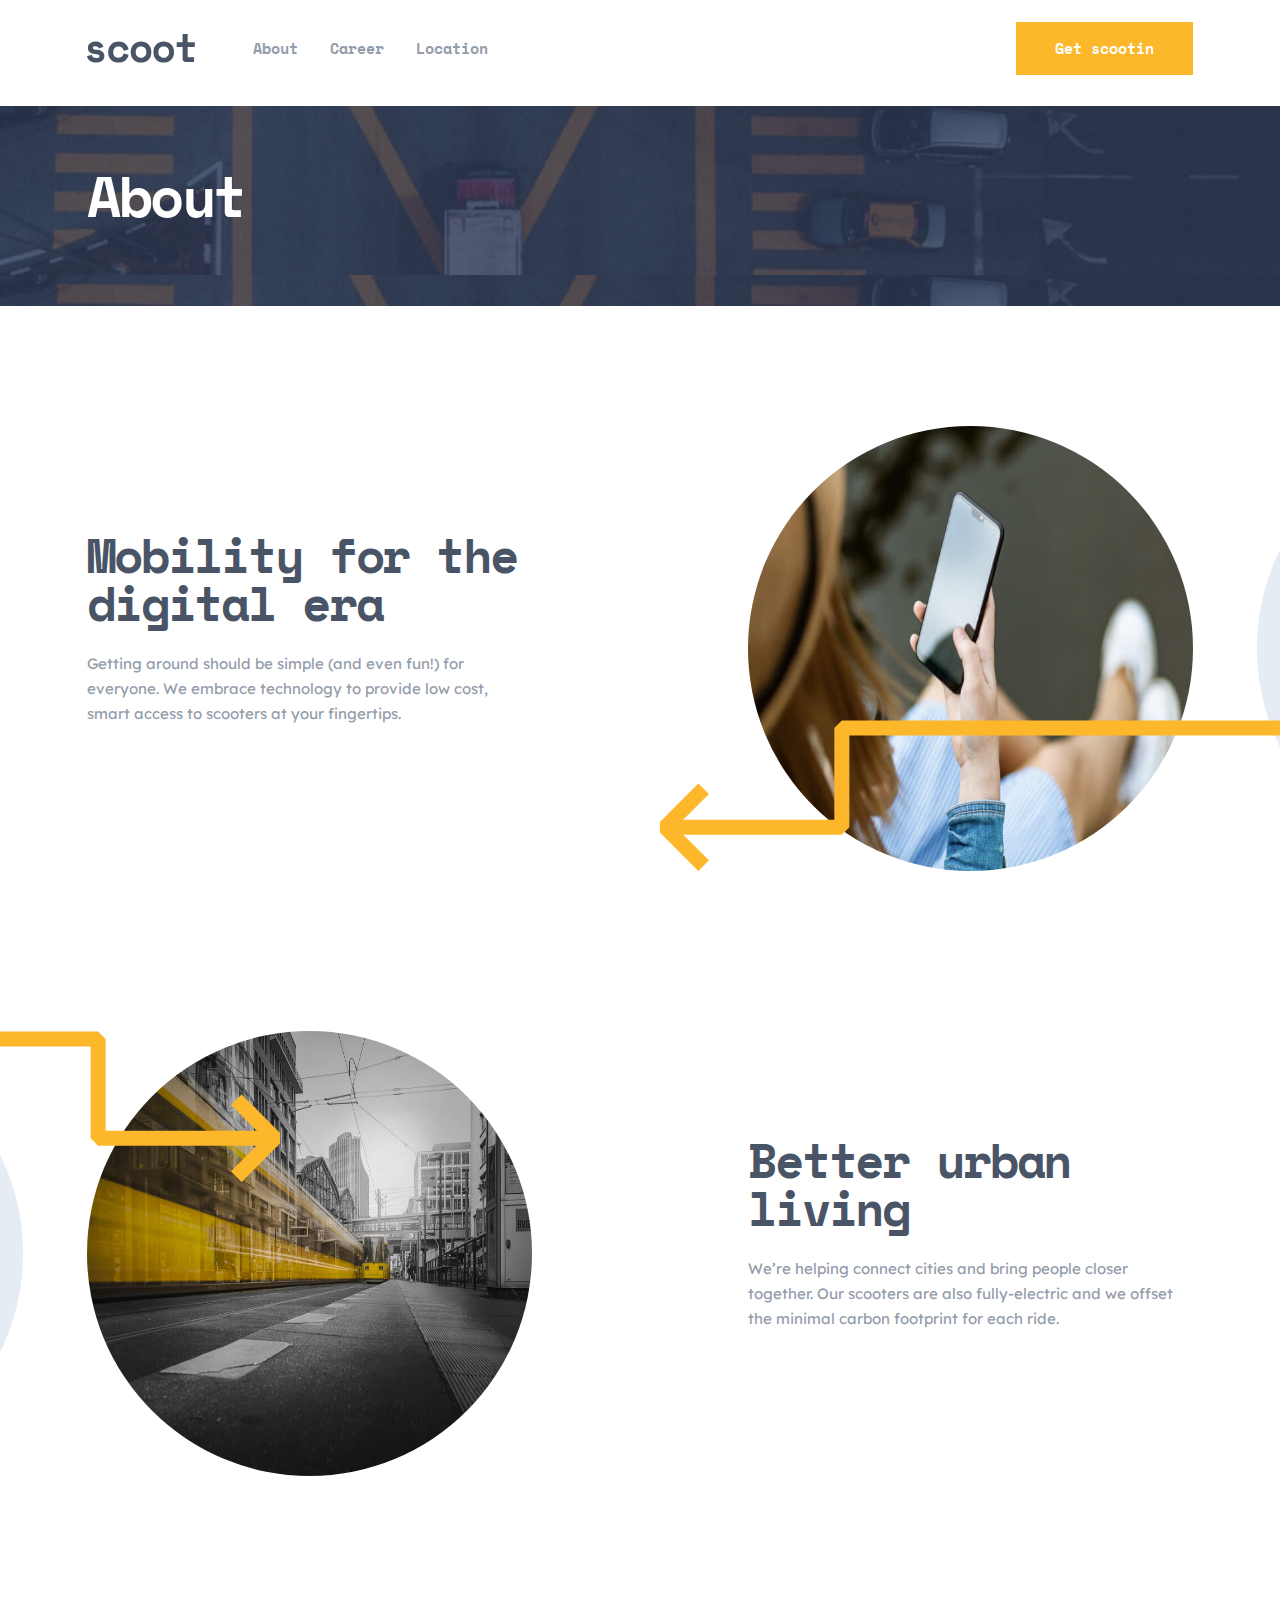
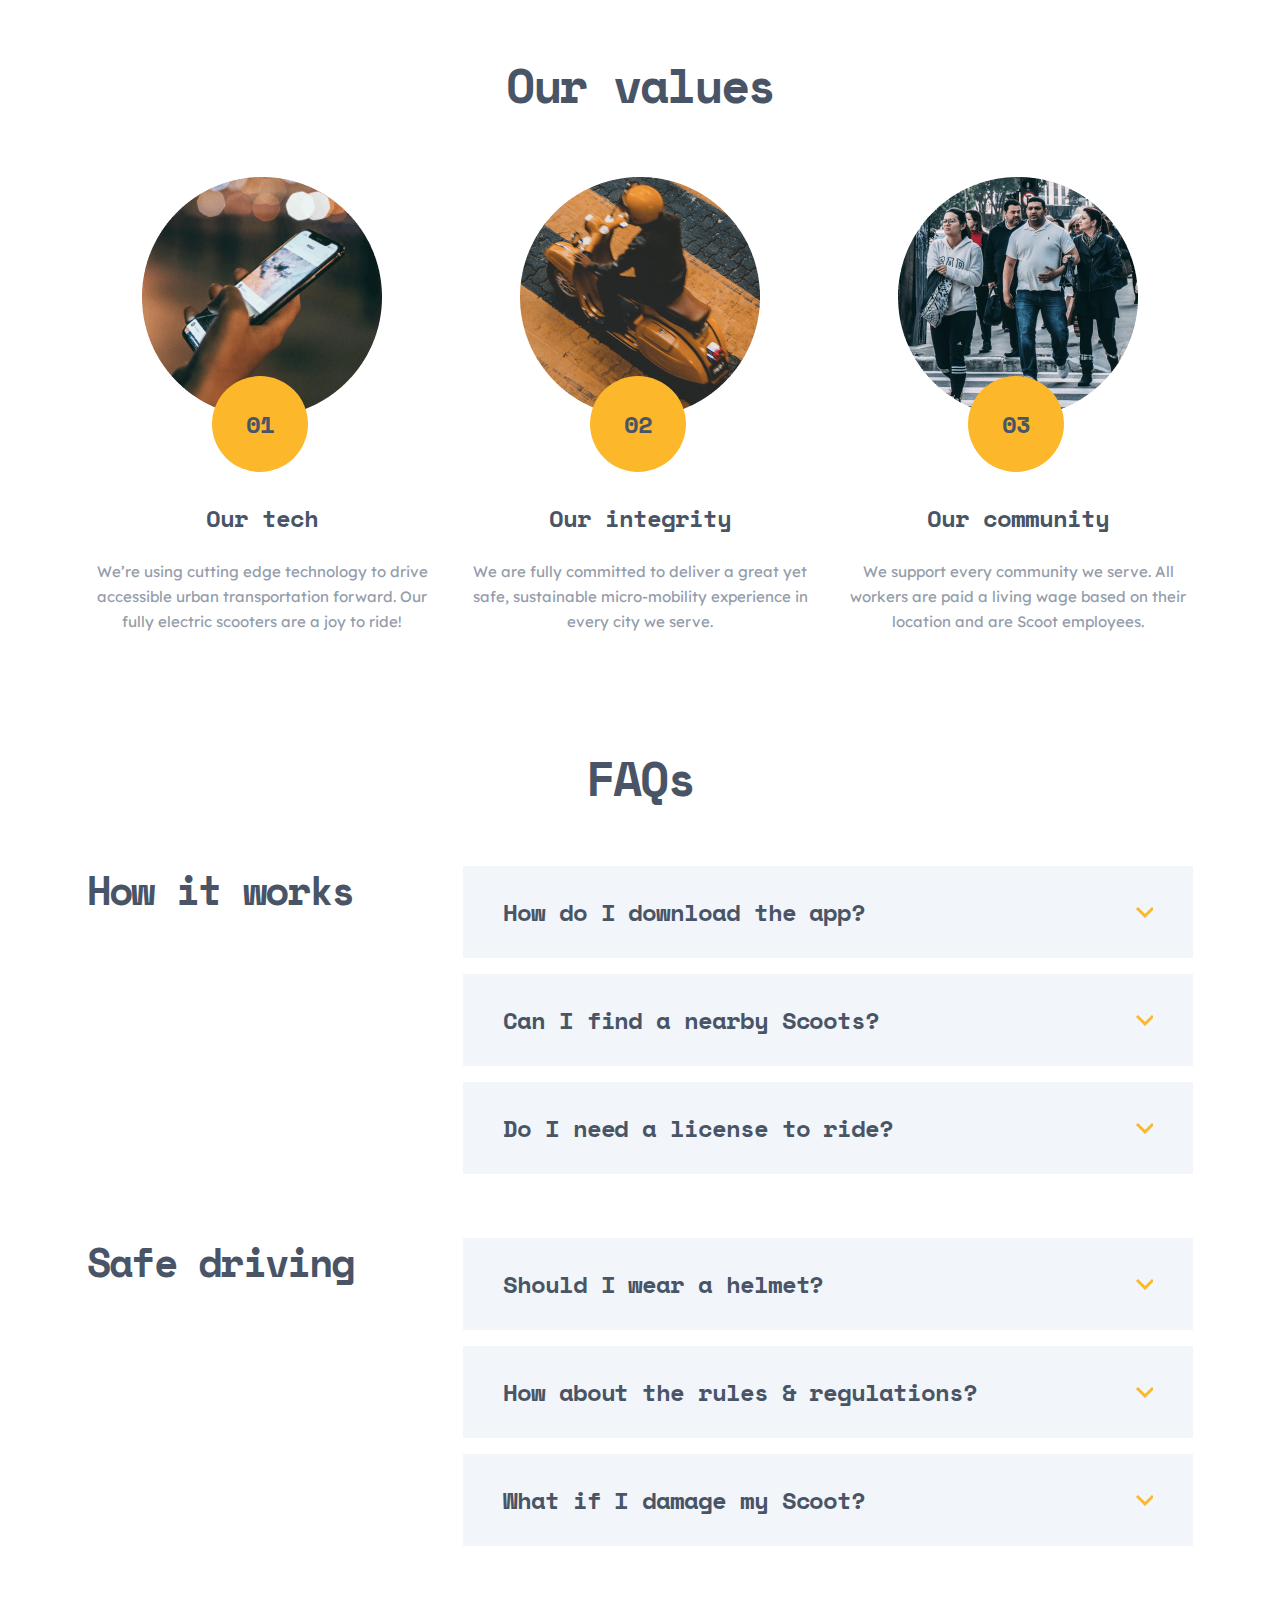
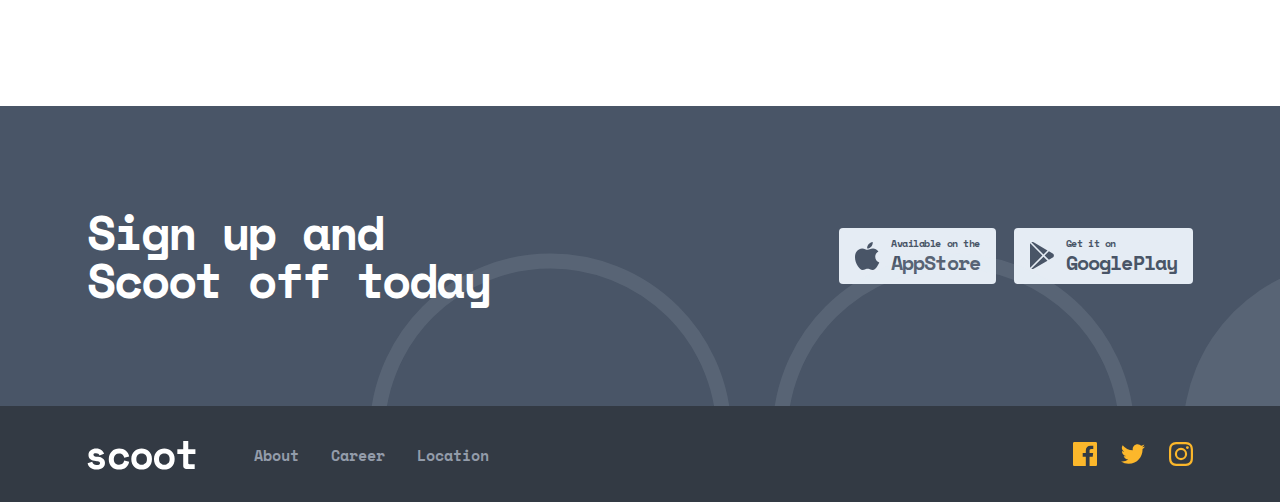
<file: about.html>
<!DOCTYPE html>
<html lang="en">
<head>
   <meta charset="UTF-8">
   <meta http-equiv="X-UA-Compatible" content="IE=edge">
   <meta name="viewport" content="width=device-width, initial-scale=1.0">
   <link rel="stylesheet" href="css/normalize.min.css">
   <link rel="stylesheet" href="css/main.css">
   <!-- <link rel="stylesheet" href="css/main.min.css"> -->
   <title>About</title>
</head>
<body>
   <!-- SITE HEADER START -->
   <header class="site-header">
      <div class="container">
         <div class="site-header__inner">
            <a class="logo" href="index.html">
               <img class="logo__img" src="./images/header-logo.svg" alt="Site logo" width="108" height="29">
            </a>
            
            <nav class="nav">
               <ul class="nav__list">
                  <li class="nav__item">
                     <a class="link nav__item-link" href="about.html">About</a>
                  </li>
                  
                  <li class="nav__item">
                     <a class="link nav__item-link" href="career.html">Career</a>
                  </li>
                  
                  <li class="nav__item">
                     <a class="link nav__item-link" href="location.html">Location</a>
                  </li>
               </ul>
            </nav>
            
            <a class="button site-header__end-link" href="#">Get scootin</a>
         </div>
      </div>
   </header>   
   <!-- SITE HEADER FINISH -->
   
   <!-- SITE MAIN START -->
   <main class="site-main">
      
      <!-- HERO START -->
      <section class="about-hero">
         <div class="container">
            <div class="about-hero__inner">
               <h1 class="about-hero__heading">About</h1>
            </div>
         </div>
      </section>
      <!-- HERO FINISH -->
      
      <!-- ADVANTAGES START -->
      <section class="site-about__advantages advantages">
         <h2 class="visually-hidden">Advantages</h2>
         <div class="container">
            <div class="advantages__inner">
               <ul class="advantages__list">
                  <li class="advantages__item">
                     <div class="advantages__item-info">
                        <h3 class="advantages__item-title">Mobility for the digital era</h3>
                        <p class="advantages__item-desc">
                           Getting around should be simple (and even fun!) for everyone. We embrace technology to provide low cost, smart access to scooters at your fingertips.
                        </p>
                     </div>
                     <div class="advantages__item-img">
                        <img src="./images/about-women.jpg" srcset="./images/about-women.jpg 1x, ./images/about-women@2x.jpg 2x" alt="Woman playing her phone">
                     </div>
                  </li>
                  
                  <li class="advantages__item">
                     <div class="advantages__item-img">
                        <img src="./images/about-train.jpg" srcset="./images/about-train.jpg 1x, ./images/about-train@2x.jpg 2x" alt="Long city street">
                     </div>
                     
                     <div class="advantages__item-info">
                        <h3 class="advantages__item-title">Better urban living</h3>
                        <p class="advantages__item-desc">
                           We’re helping connect cities and bring people closer together. Our scooters are also fully-electric and we offset the minimal carbon footprint for each ride.
                        </p>
                     </div>
                  </li>
               </ul>
            </div>
         </div>
      </section>
      <!-- ADVANTAGES FINISH -->
      
      <!-- VALUES START -->
      <section class="values">
         <div class="container">
            <div class="values__inner">
               <h2 class="values__heading">Our values</h2>
               <ul class="values__list">
                  <li class="values__item">
                     <img class="values__item-img" src="./images/about-phone.png" srcset="./images/about-phone.png 1x, ./images/about-phone@2x.png 2x" alt="Phone on the hand">
                     <h3 class="values__item-heading">Our tech</h3>
                     <p class="values__item-desc">
                        We’re using cutting edge technology to drive accessible urban transportation forward. Our fully electric scooters are a joy to ride!
                     </p>
                  </li>
                  
                  <li class="values__item">
                     <img class="values__item-img" src="./images/about-scooter.png" srcset="./images/about-scooter.png 1x, ./images/about-scooter@2x.png 2x" alt="Phone on the hand">
                     <h3 class="values__item-heading">Our integrity</h3>
                     <p class="values__item-desc">
                        We are fully committed to deliver a great yet safe, sustainable micro-mobility experience in every city we serve.
                     </p>
                  </li>
                  
                  <li class="values__item">
                     <img class="values__item-img" src="./images/about-people.png" srcset="./images/about-people.png 1x, ./images/about-people@2x.png 2x" alt="Phone on the hand">
                     <h3 class="values__item-heading">Our community</h3>
                     <p class="values__item-desc">
                        We support every community we serve. All workers are paid a living wage based on their location and are Scoot employees.
                     </p>
                  </li>
               </ul>
            </div>
         </div>
      </section>
      <!-- VALUES FINISH -->
      
      <!-- SERVICES START -->
      <section class="services">
         <div class="container">
            <div class="services__inner">
               <h2 class="services__heading">FAQs</h2>
               <div class="services__top">
                  <h3 class="services__question">How it works</h3>
                  <div class="services__det-wrapper">
                     <details class="services__det">
                        <summary class="services__sum">How do I download the app?</summary>
                        <p class="services__text">
                           To download the Scoot app, you can search “Scoot” in both the App and Google Play stores. An even simpler way to do it would be to click the relevant link at the bottom of this page and you’ll be re-directed to the correct page.
                        </p>
                     </details>
                     
                     <details class="services__det">
                        <summary class="services__sum">Can I find a nearby Scoots?</summary>
                        <p class="services__text">
                           To download the Scoot app, you can search “Scoot” in both the App and Google Play stores. An even simpler way to do it would be to click the relevant link at the bottom of this page and you’ll be re-directed to the correct page.
                        </p>
                     </details>
                     
                     <details class="services__det">
                        <summary class="services__sum">Do I need a license to ride?</summary>
                        <p class="services__text">
                           To download the Scoot app, you can search “Scoot” in both the App and Google Play stores. An even simpler way to do it would be to click the relevant link at the bottom of this page and you’ll be re-directed to the correct page.
                        </p>
                     </details>
                  </div>
               </div>
               
               <div class="services__bottom">
                  <h3 class="services__question">Safe driving</h3>
                  <div class="services__det-wrapper">
                     <details class="services__det">
                        <summary class="services__sum">Should I wear a helmet?</summary>
                        <p class="services__text">
                           Yes, please do! All cities have different laws. But we strongly strongly strongly recommend always wearing a helmet regardless of the local laws. We like you and we want you to be as safe as possible while Scooting.
                        </p>
                     </details>
                     
                     <details class="services__det">
                        <summary class="services__sum">How about the rules & regulations?</summary>
                        <p class="services__text">
                           To download the Scoot app, you can search “Scoot” in both the App and Google Play stores. An even simpler way to do it would be to click the relevant link at the bottom of this page and you’ll be re-directed to the correct page.
                        </p>
                     </details>
                     
                     <details class="services__det">
                        <summary class="services__sum">What if I damage my Scoot?</summary>
                        <p class="services__text">
                           To download the Scoot app, you can search “Scoot” in both the App and Google Play stores. An even simpler way to do it would be to click the relevant link at the bottom of this page and you’ll be re-directed to the correct page.
                        </p>
                     </details>
                  </div>
               </div>
            </div>
         </div>
      </section>
      <!-- SERVICES FINISH -->
      
      <!-- ARTICLE START -->
      <article class="site-main__article article">
         <div class="container">
            <div class="article__inner">
               <h2 class="article__title">Sign up and <br> Scoot off today</h2>
               <div class="article__apps-wrapper">
                  <a class="article__appstore" href="https://www.apple.com/ru/app-store/" target="blank">
                     <span class="article__apps-desc">Available on the</span>
                     <p class="article__apps-name">AppStore</p>
                  </a>
                  
                  <a class="article__googleplay" href="https://play.google.com/store/games?hl=ru&gl=US" target="blank">
                     <span class="article__apps-desc">Get it on</span>
                     <p class="article__apps-name">GooglePlay</p>
                  </a>
               </div>
            </div>
         </div>
      </article>
      <!-- ARTICLE FINISH -->
      
   </main>
   <!-- SITE MAIN FINISH -->
   
   <!-- SITE FOOTER START -->
   <footer class="site-footer">
      <div class="container">
         <div class="site-footer__inner">
            <a class="logo" href="index.html">
               <img class="logo__img" src="./images/footer-logo.svg" alt="Site logo" width="109" height="29">
            </a>
            
            <nav class="nav">
               <ul class="nav__list">
                  <li class="nav__item">
                     <a class="link nav__item-link" href="about.html">About</a>
                  </li>
                  
                  <li class="nav__item">
                     <a class="link nav__item-link" href="career.html">Career</a>
                  </li>
                  
                  <li class="nav__item">
                     <a class="link nav__item-link" href="location.html">Location</a>
                  </li>
               </ul>
            </nav>
            
            <ul class="site-footer__list">
               <li class="site-footer__item">
                  <a class="site-footer__link" href="https://www.facebook.com/" target="blank">
                     <svg width="24" height="24" fill="currentColor" xmlns="http://www.w3.org/2000/svg">
                        <path d="M22.675 0H1.325C.593 0 0 .593 0 1.325v21.351C0 23.407.593 24 1.325 24H12.82v-9.294H9.692v-3.622h3.128V8.413c0-3.1 1.893-4.788 4.659-4.788 1.325 0 2.463.099 2.795.143v3.24l-1.918.001c-1.504 0-1.795.715-1.795 1.763v2.313h3.587l-.467 3.622h-3.12V24h6.116c.73 0 1.323-.593 1.323-1.325V1.325C24 .593 23.407 0 22.675 0Z" fill="currentColor"/>
                     </svg>
                  </a>
               </li>
               
               <li class="site-footer__item">
                  <a class="site-footer__link" href="https://www.twitter.com/" target="blank">
                     <svg width="24" height="20" fill="currentColor" xmlns="http://www.w3.org/2000/svg">
                        <path d="M24 2.557a9.83 9.83 0 0 1-2.828.775A4.932 4.932 0 0 0 23.337.608a9.864 9.864 0 0 1-3.127 1.195A4.916 4.916 0 0 0 16.616.248c-3.179 0-5.515 2.966-4.797 6.045A13.978 13.978 0 0 1 1.671 1.149a4.93 4.93 0 0 0 1.523 6.574 4.903 4.903 0 0 1-2.229-.616c-.054 2.281 1.581 4.415 3.949 4.89a4.935 4.935 0 0 1-2.224.084 4.928 4.928 0 0 0 4.6 3.419A9.9 9.9 0 0 1 0 17.54a13.94 13.94 0 0 0 7.548 2.212c9.142 0 14.307-7.721 13.995-14.646A10.025 10.025 0 0 0 24 2.557Z" fill="currentColor"/>
                     </svg>
                  </a>
               </li>
               
               <li class="site-footer__item">
                  <a class="site-footer__link" href="https://www.instagram.com/" target="blank">
                     <svg width="24" height="24" fill="currentColor" xmlns="http://www.w3.org/2000/svg">
                        <path fill-rule="evenodd" clip-rule="evenodd" d="M12 0C8.741 0 8.333.014 7.053.072 2.695.272.273 2.69.073 7.052.014 8.333 0 8.741 0 12c0 3.259.014 3.668.072 4.948.2 4.358 2.618 6.78 6.98 6.98C8.333 23.986 8.741 24 12 24c3.259 0 3.668-.014 4.948-.072 4.354-.2 6.782-2.618 6.979-6.98.059-1.28.073-1.689.073-4.948 0-3.259-.014-3.667-.072-4.947-.196-4.354-2.617-6.78-6.979-6.98C15.668.014 15.259 0 12 0Zm0 2.163c3.204 0 3.584.012 4.85.07 3.252.148 4.771 1.691 4.919 4.919.058 1.265.069 1.645.069 4.849 0 3.205-.012 3.584-.069 4.849-.149 3.225-1.664 4.771-4.919 4.919-1.266.058-1.644.07-4.85.07-3.204 0-3.584-.012-4.849-.07-3.26-.149-4.771-1.699-4.919-4.92-.058-1.265-.07-1.644-.07-4.849 0-3.204.013-3.583.07-4.849.149-3.227 1.664-4.771 4.919-4.919 1.266-.057 1.645-.069 4.849-.069ZM5.838 12a6.162 6.162 0 1 1 12.324 0 6.162 6.162 0 0 1-12.324 0ZM12 16a4 4 0 1 1 0-8 4 4 0 0 1 0 8Zm4.965-10.405a1.44 1.44 0 1 1 2.881.001 1.44 1.44 0 0 1-2.881-.001Z" fill="currentColor"/>
                     </svg>
                  </a>
               </li>
            </ul>
         </div>
      </div>
   </footer>
   <!-- SITE FOOTER FINISH -->
</body>
</html>
</file>
<file: css/main.css>
/* VARIABLES */

:root {
   --yellow:  #FCB72B;
   --navy: #495567;
   --dimgray: #939CAA;
   --lightgray: #E5ECF4;
   --snow: #F2F5F9;
   --lightyellow: #FFF4DF;
}

/* FONTS */

@font-face {
   font-family: 'Space Mono';
   font-display: swap;
   font-weight: 400;
   src: url('../fonts/space-mono-v11-latin-regular.woff2') format('woff2'),
   url('../fonts/space-mono-v11-latin-regular.woff') format('woff');
}

@font-face {
   font-family: 'Space Mono';
   font-display: swap;
   font-weight: 700;
   src: url('../fonts/space-mono-v11-latin-700.woff2') format('woff2'),
   url('../fonts/space-mono-v11-latin-700.woff') format('woff');
}

@font-face {
   font-family: 'Lexend Deca';
   font-display: swap;
   font-weight: 400;
   src: url('../fonts/lexend-deca-v17-latin-regular.woff2') format('woff2'),
   url('../fonts/lexend-deca-v17-latin-regular.woff') format('woff');
}

@font-face {
   font-family: 'Lexend Deca';
   font-display: swap;
   font-weight: 700;
   src: url('../fonts/lexend-deca-v17-latin-700.woff2') format('woff2'),
   url('../fonts/lexend-deca-v17-latin-700.woff') format('woff');
}

/* GENERAL */

*,
*::before,
*::after {
   box-sizing: inherit;
}

html {
   height: 100%;
   box-sizing: border-box;
   scroll-behavior: smooth;
}

body {
   display: flex;
   flex-direction: column;
   height: 100%;
   margin: 0;
   padding: 0;
   font-size: 15px;
   font-family: "Lexend Deca", "Arial", sans-serif;
   overflow-x: hidden;
}

img {
   display: block;
   height: auto;
}

h1,
h2,
h3,
h4,
h5,
h6 {
   margin: 0;
   font-family: "Space Mono", "Courier New", monospace;
   
}

p {
   margin: 0;
   color: var(--dimgray);
}

ul,
ol {
   margin: 0;
   padding: 0;
   list-style-type: none;
}

a {
   font-family: "Space Mono", "Courier New", monospace;
}

.link {
   font-weight: 700;
   font-size: 15px;
   line-height: 25px;
   color: var(--dimgray);
   text-decoration: none;
   display: inline-block;
   transition: all 0.2s ease;
}

.button {
   display: inline-block;
   font-weight: 700;
   font-size: 15px;
   line-height: 25px;
   text-align: center;
   color: #FFFFFF;
   background-color: var(--yellow);
   padding: 14px 39px;
   text-decoration: none;
   transition: all 0.2s ease;
}

.button:hover {
   color: var(--yellow);
   background-color: #FFFFFF;
   box-shadow: inset 0 0 0 3px var(--yellow);
}

.button:active {
   opacity: 0.4;
}

/* CONTAINER */

.container {
   width: 1146px;
   margin-right: auto;
   margin-left: auto;
   padding-right: 20px;
   padding-left: 20px;
}

/* VISUALLY-HIDDEN */

.visually-hidden  {
   position: absolute;
   width: 1px;
   height: 1px;
   margin: -1px;
   padding: 0;
   border: 0;
   white-space: nowrap;
   clip-path: inset(100%);
   clip: rect(0 0 0 0);
   overflow: hidden;
}

/* STICKY-FOOTER */

.site-main {
   flex-grow: 1;
}

/* HEADER START */

.site-header {
   position: fixed;
   top: 0;
   left: 0;
   z-index: 10;
   width: 100%;
   padding-top: 22px;
   padding-bottom: 21px;
   background-color: #FFFFFF;
}

.site-header__inner {
   display: flex;
   align-items: center;
}

.logo {
   margin-right: 58px;
}

.nav {
   margin-right: auto;
}

.nav__list {
   display: flex;
   align-items: center;
}

.nav__item:nth-child(2) {
   margin-right: 32px;
   margin-left: 32px;
}

.link:hover {
   color: var(--yellow);
}

.link:active {
   color: #fcb62bb6;
}

/* HERO START */

.hero {
   position: relative;
   margin-top: 96px;
   padding-top: 163px;
   padding-bottom: 162px;
   background-image: url("../images/hero-bg.jpg");
   background-repeat: no-repeat;
   background-size: cover;
}

@media
only screen and (-webkit-min-device-pixel-ratio: 2),
only screen and (   min--moz-device-pixel-ratio: 2),
only screen and (     -o-min-device-pixel-ratio: 2/1),
only screen and (        min-device-pixel-ratio: 2),
only screen and (                min-resolution: 192dpi),
only screen and (                min-resolution: 2dppx) { 
   
   .hero {
      background-image: url("../images/hero-bg@2x.jpg");
   }
   
   .about-hero {
      background-image: url("../images/about-bg@2x.jpg");
   }
}

.hero__text-wrapper {
   width: 500px;
}

.hero__heading {
   font-size: 56px;
   line-height: 56px;
   letter-spacing: -2.5px;
   color: #FFFFFF;
   margin-bottom: 40px;
}

.hero__text {
   position: relative;
   font-size: 15px;
   line-height: 25px;
   color: #FFFFFF;
   margin-bottom: 40px;
   margin-left: 95px;
}

.hero__text::before {
   position: absolute;
   top: calc(50% - 10px);
   left: calc(50% - 505px);
   width: 203px;
   height: 15px;
   background-image: url("../images/hero-line.svg");
   background-repeat: no-repeat;
   background-size: contain;
   content: "";
}

.hero__text::after {
   position: absolute;
   top: calc(50% - 10px);
   right: calc(50% - 700px);
   width: 452px;
   height: 151px;
   background-image: url("../images/hero-arrow.svg");
   background-repeat: no-repeat;
   background-size: contain;
   content: "";
}

.hero__link {
   color: #FFFFFF;
   margin-left: 95px;
}

.hero__link:hover {
   background-color: transparent;
}

.hero__circle-wrapper {
   position: absolute;
   bottom: calc(50% - 170px);
   right: calc(50% - 808px);
}

.hero__circle {
   display: inline-block;
   width: 62px;
   height: 62px;
   border-radius: 50%;
   border: 3px solid #FFFFFF;
}

.hero__circle:last-child {
   background-color: #FFFFFF;
}

.hero__circle:not(:last-child) {
   margin-right: 24px;
}

/* ABOUT HERO START */

.about-hero {
   margin-top: 106px;
   padding-top: 62px;
   padding-bottom: 82px;
   background-image: url("../images/about-bg.jpg");
   background-size: contain;
}

.about-hero__inner {
   
}

.about-hero__heading {
   font-size: 56px;
   line-height: 56px;
   letter-spacing: -2.5px;
   color: #FFFFFF;
}

/* LOCATION START */

.location {
   position: relative;
   padding-top: 296px;
   padding-bottom: 200px;
}

.location__line {
   position: absolute;
   top: calc(50% - 120px);
   left: 0;
   z-index: -1;
   display: inline-block;
   width: 973px;
   height: 15px;
   background-color: var(--lightgray);
}

.location__list {
   display: flex;
}

.location__item {
   position: relative;
   width: 380px;
   padding-right: 25px;
}

.location__item::before {
   position: absolute;
   top: -136px;
   left: 0;
   width: 96px;
   height: 96px;
   border-radius: 50%;
   background-color: var(--yellow);
   background-repeat: no-repeat;
   background-position: center;
   content: "";
}

.location__item:nth-child(1):before {
   background-image: url("../images/location-phone.svg");
}

.location__item:nth-child(2):before {
   background-image: url("../images/location-scooter.svg");
}

.location__item:nth-child(3):before {
   background-image: url("../images/location-riding.svg");
}

.location__item-title {
   font-size: 24px;
   line-height: 28px;
   letter-spacing: -1.07143px;
   color: var(--navy);
   margin-bottom: 27px;
}

.location__item-desc {
   font-size: 15px;
   line-height: 25px;
}

/* ADVANTAGESS START */

.site-main__advantages {
   padding-bottom: 200px;
}

.site-about__advantages {
   margin-bottom: -95px;
   padding-top: 120px;
   padding-bottom: 120px;
}

.advantages {
   
}

.advantages__item {
   display: flex;
   align-items: center;
   justify-content: space-between;
}

.advantages__item:nth-child(2) {
   margin-top: 160px;
   margin-bottom: 160px;
}

.advantages__item:nth-child(1) > .advantages__item-img::before {
   position: absolute;
   bottom: 0;
   left: calc(50% - 312px);
   z-index: 1;
   width: 741px;
   height: 151px;
   background-image: url("../images/career-woomen-before.svg");
   background-repeat: no-repeat;
   background-size: contain;
   content: "";
}

.advantages__item:nth-child(1) > .advantages__item-img::after {
   position: absolute;
   bottom: 0;
   left: 509px;
   width: 445px;
   height: 445px;
   background-image: url("../images/career-after-cercle.png");
   background-repeat: no-repeat;
   background-size: contain;
   content: "";
}

.advantages__item:nth-child(2) > .advantages__item-img::before {
   position: absolute;
   top: 0;
   left: calc(50% - 770px);
   z-index: 1;
   width: 741px;
   height: 151px;
   background-image: url("../images/career-city-before.svg");
   background-repeat: no-repeat;
   background-size: contain;
   content: "";
}

.advantages__item:nth-child(2) > .advantages__item-img::after {
   position: absolute;
   bottom: 0;
   right: 509px;
   width: 445px;
   height: 445px;
   background-image: url("../images/career-after-cercle.png");
   background-repeat: no-repeat;
   background-size: contain;
   content: "";
}

.advantages__item:nth-child(3) > .advantages__item-img::before {
   position: absolute;
   top: calc(50% - 145px);
   left: calc(50% - -25px);
   z-index: 1;
   width: 741px;
   height: 151px;
   background-image: url("../images/career-woomen-before.svg");
   background-repeat: no-repeat;
   background-size: contain;
   content: "";
}

.advantages__item:nth-child(3) > .advantages__item-img::after {
   position: absolute;
   bottom: 0;
   left: 509px;
   width: 445px;
   height: 445px;
   background-image: url("../images/career-after-cercle.png");
   background-repeat: no-repeat;
   background-size: contain;
   content: "";
}

.advantages__item-info {
   width: 445px;
}

.advantages__item-title {
   font-size: 48px;
   line-height: 48px;
   letter-spacing: -2.14286px;
   color: var(--navy);
   margin-bottom: 24px;
}

.advantages__item-desc {
   font-size: 15px;
   line-height: 25px;
   margin-bottom: 40px;
}

.advantages__item-img {
   position: relative;
   border-radius: 50%;
}

.advantages__item-img > img {
   width: 445px;
   height: 445px;
   border-radius: 50%;
}

/* VALUES START */

.values {
   padding-bottom: 120px;
}

.values__inner {
   
}

.values__heading {
   font-size: 48px;
   line-height: 48px;
   text-align: center;
   letter-spacing: -2.14286px;
   color: var(--navy);
   margin-bottom: 68px;
}

.values__list {
   display: flex;
   justify-content: space-between;
}

.values__item {
   width: 350px;
   display: flex;
   flex-direction: column;
   align-items: center;
}

.values__item > .values__item-heading::before {
   position: absolute;
   top: calc(50% - 142px);
   left: calc(50% - 50px);
   width: 96px;
   height: 96px;
   background-color: var(--yellow);
   border-radius: 50%;
   padding-top: 34px;
}

.values__item:nth-child(1) > .values__item-heading::before {
   content: "01";
}

.values__item:nth-child(2) > .values__item-heading::before {
   content: "02";
}

.values__item:nth-child(3) > .values__item-heading::before {
   content: "03";
}

.values__item-img {
   margin-bottom: 87px;
}

.values__item-heading {
   position: relative;
   font-size: 24px;
   line-height: 28px;
   text-align: center;
   letter-spacing: -1.07143px;
   color: var(--navy);
   margin-bottom: 27px;
}

.values__item-desc {
   font-size: 15px;
   line-height: 25px;
   text-align: center;
   color: var(--dimgray);
}

/* SERVICES START */

.services {
   padding-bottom: 160px;
}

.services__inner {
   
}

.services__heading {
   font-size: 48px;
   line-height: 48px;
   text-align: center;
   letter-spacing: -2.14286px;
   color: var(--navy);
   margin-bottom: 64px;
}

.services__top {
   display: flex;
   justify-content: space-between;
   margin-bottom: 64px;
}

.services__question {
   font-size: 40px;
   line-height: 48px;
   letter-spacing: -1.78571px;
   color: var(--navy);
}

.services__det-wrapper {
   width: 730px;
}

.services__det {
   width: 100%;
   padding: 32px 40px;
   background-color: var(--snow);

}

.services__det:nth-child(2) {
   margin-top: 16px;
   margin-bottom: 16px;
}

.services__det[open] > .services__sum {
   background-image: url("../images/about-droptop.svg");
}

.services__sum {
   font-weight: 700;
   font-size: 24px;
   line-height: 28px;
   letter-spacing: -1.07143px;
   color: var(--navy);
   font-family: "Space Mono", "Courier New", monospace;
   list-style-type: none;
   background-image: url("../images/about-dropdown.svg");
   background-repeat: no-repeat;
   background-position: right center;
   cursor: pointer;
}

.services__text {
   font-size: 15px;
   line-height: 25px;
   color: var(--navy);
   margin-top: 24px;
}

.services__bottom {
   display: flex;
   justify-content: space-between;
}

/* ARTICLE START */

.article {
   position: relative;
   padding-top: 102px;
   padding-bottom: 102px;
   background-color: var(--navy);
   overflow: hidden;
}

.article::after {
   position: absolute;
   right: calc(50% - 890px);
   bottom: calc(50% - 360px);
   width: 1161px;
   height: 363px;
   background-image: url("../images/article-cercles.svg");
   content: "";
}

.article__inner {
   display: flex;
   align-items: center;
   justify-content: space-between;
}

.article__title {
   font-size: 48px;
   line-height: 48px;
   letter-spacing: -2.14286px;
   color: #FFFFFF;
   
}

.article__apps-wrapper {
   display: flex;
}

.article__appstore {
   position: relative;
   display: inline-block;
   text-decoration: none;
   color: var(--navy);
   border-radius: 4px;
   background-color: var(--lightgray);
   margin-right: 18px;
   padding: 8px 16px 9px 52px;
}

.article__appstore::before {
   position: absolute;
   top: 14px;
   left: 16px;
   z-index: 1;
   width: 25px;
   height: 28px;
   background-image: url("../images/apple-logo.svg");
   background-repeat: no-repeat;
   background-size: contain;
   content: "";
}

.article__apps-desc {
   font-weight: 700;
   font-size: 10px;
   line-height: 15px;
   letter-spacing: -0.446429px;
   display: block;
}

.article__apps-name {
   font-weight: 700;
   font-size: 20px;
   line-height: 24px;
   letter-spacing: -0.892857px;
   color: var(--navy);
}

.article__googleplay {
   position: relative;
   display: inline-block;
   text-decoration: none;
   color: var(--navy);
   border-radius: 4px;
   background-color: var(--lightgray);
   padding: 8px 16px 9px 52px;
}

.article__googleplay::before {
   position: absolute;
   top: 14px;
   left: 16px;
   z-index: 1;
   width: 25px;
   height: 28px;
   background-image: url("../images/googleplay-logo.svg");
   background-repeat: no-repeat;
   background-size: contain;
   content: "";
}

/* FOOTER START */

.site-footer {
   padding-top: 35px;
   padding-bottom: 32px;
   background-color: #333A44;
}

.site-footer__inner {
   display: flex;
   align-items: center;
}

.site-footer__list {
   display: flex;
   align-items: center;
}

.site-footer__item:nth-child(2) {
   margin-right: 24px;
   margin-left: 24px;
}

.site-footer__link {
   color: var(--yellow);
}

.site-footer__link:hover {
   color: #FFFFFF;
}
</file>
